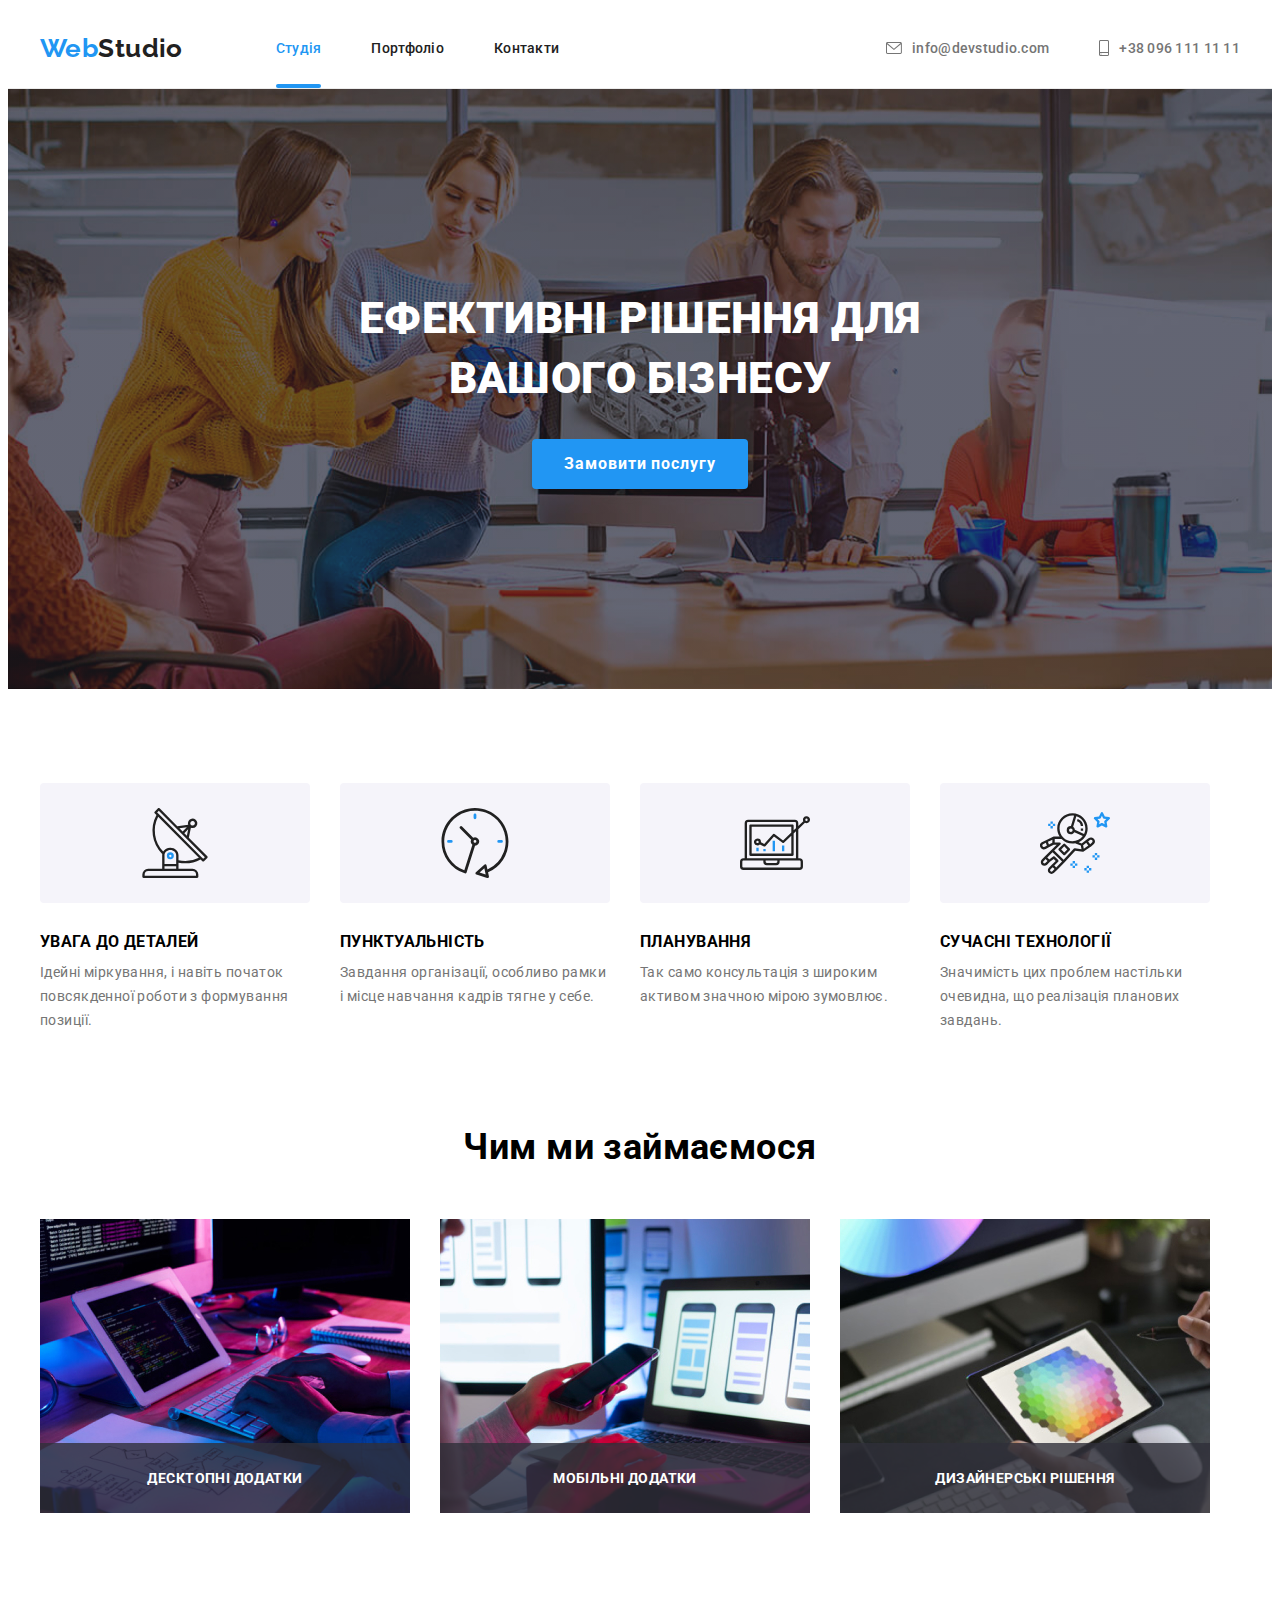
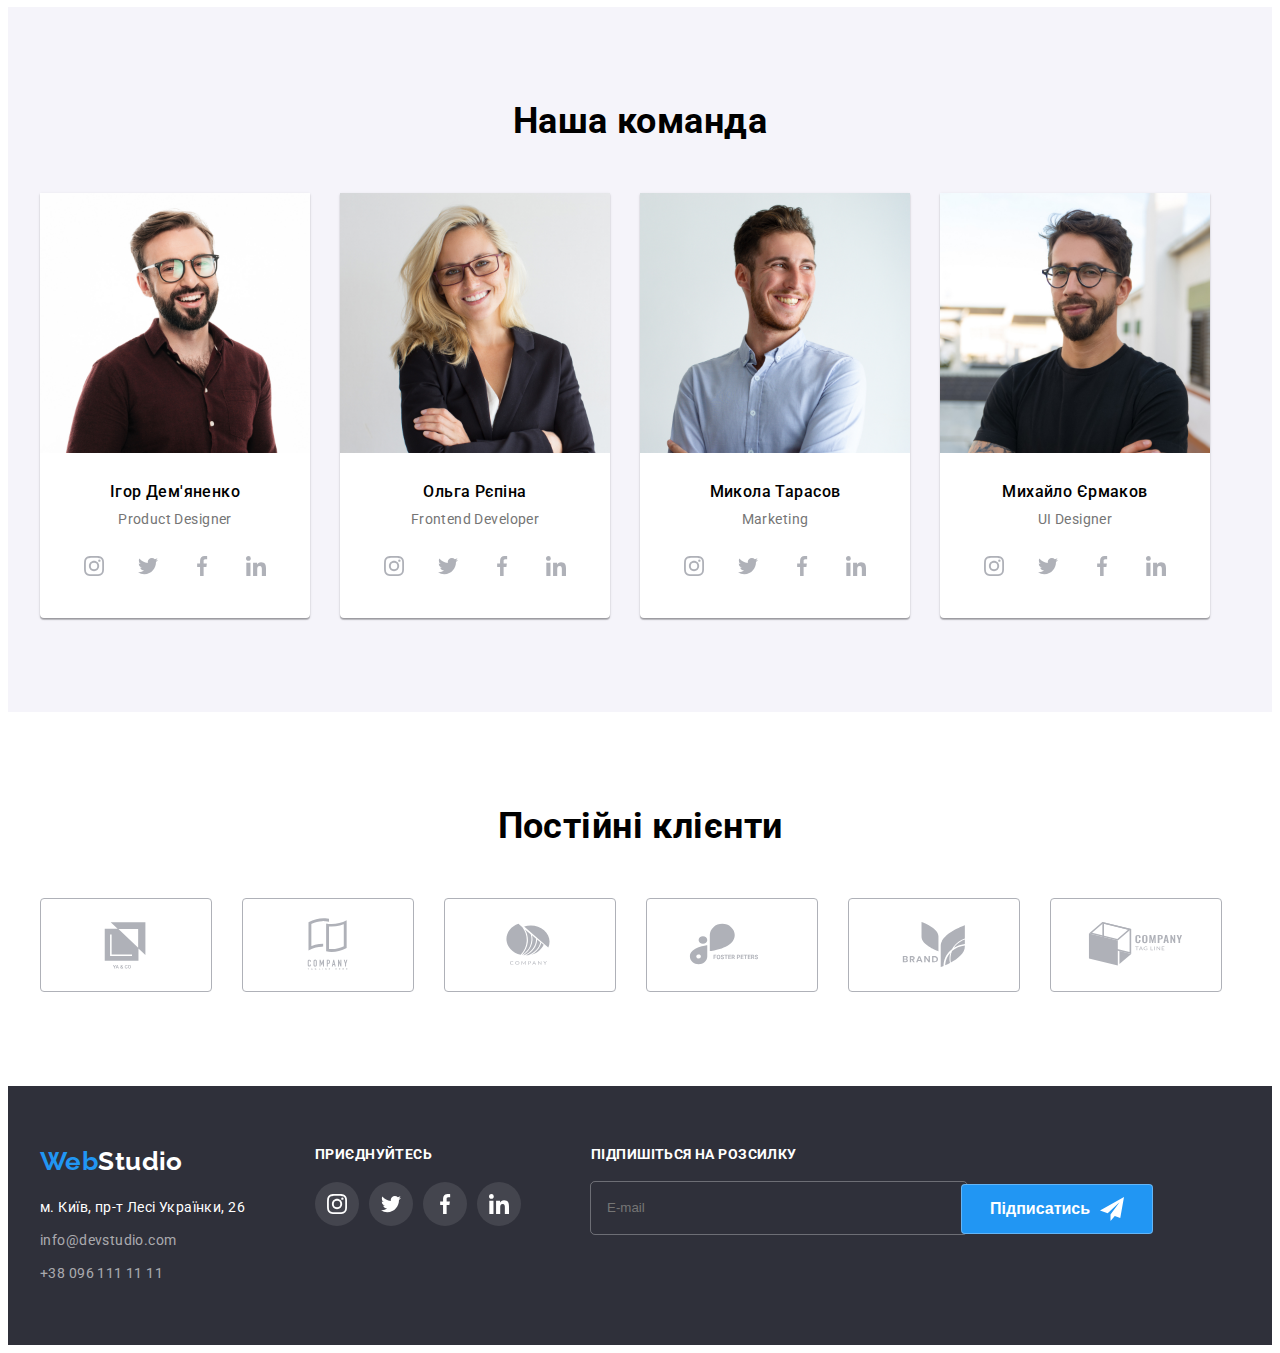
<file: index.html>
<!DOCTYPE html>
<html lang="uk">
  <head>
    <meta charset="UTF-8" />
    <meta http-equiv="X-UA-Compatible" content="IE=edge" />
    <meta name="viewport" content="width=device-width, initial-scale=1.0" />

    <link
      href="https://fonts.googleapis.com/css2?family=Raleway:wght@700&family=Roboto:wght@400;500;700;900&display=swap"
      rel="stylesheet"
    />
    <link
      rel="stylesheet"
      href="https://cdnjs.cloudflare.com/ajax/libs/modern-normalize/1.1.0/modern-normalize.min.css"
      integrity="sha512-wpPYUAdjBVSE4KJnH1VR1HeZfpl1ub8YT/NKx4PuQ5NmX2tKuGu6U/JRp5y+Y8XG2tV+wKQpNHVUX03MfMFn9Q=="
      crossorigin="anonymous"
      referrerpolicy="no-referrer"
    />
    <link rel="stylesheet" href="./css/styles.css" />

    <title>Document</title>
  </head>

  <body>
    <header>
      <div class="conteiner mein">
        <a class="logo" href="#"><span class="logo-first-word"> Web</span>Studio</a>
        <nav>
          <ul class="header-navigation">
            <li><a href="index.html" class="nav-link-studia current">Студія</a></li>
            <li><a href="portfolio.html" class="nav-link-portfolio">Портфоліо</a></li>
            <li><a href="#" class="nav-link-contacts">Контакти</a></li>
          </ul>
        </nav>
        <ul class="communication-links">
          <li class="communication-links-list">
            <a class="link-icon" href="mailto:info@devstudio.com">
              <svg class="communication-links-icon" width="16" height="18">
                <use href="images/icons.svg#envelope"></use>
              </svg>
              info@devstudio.com</a
            >
          </li>
          <li class="communication-links-list">
            <a class="link-icon" href="tel:+380961111111">
              <svg class="communication-links-icon" width="10" height="18">
                <use href="images/icons.svg#smartphone"></use>
              </svg>
              +38 096 111 11 11
            </a>
          </li>
        </ul>
      </div>
    </header>
    <main>
      <section class="tittle">
        <div class="conteiner">
          <div data-modal class="modal-background is-hidden">
            <div class="modal">
              <button class="close-modal" data-modal-close>
                <svg class="modal-close-button" width="11" height="11">
                  <use href="./images/icons.svg#close"></use>
                </svg>
              </button>

              <form class="call-form" name="order-form">
                <h2>Залиште свої дані, ми вам передзвонимо</h2>

                <div class="call-form-list">
                  <label class="call-form-label" for="name">Ім'я</label>
                  <input
                    class="call-form-input"
                    type="text"
                    name="username"
                    id="name"
                    autocomplete="off"
                  />
                  <svg class="call-form-input-svg" width="18" height="18">
                    <use class="call-form-input-use" href="./images/icons.svg#person"></use>
                  </svg>
                </div>

                <div class="call-form-list">
                  <label class="call-form-label" for="tel">Телефон</label>
                  <input class="call-form-input" type="tel" name="tel" id="tel"  autocomplete="off"/>
                  <svg class="call-form-input-svg" width="18" height="18">
                    <use class="call-form-input-use tel" href="./images/icons.svg#tel"></use>
                  </svg>
                </div>
                <div class="call-form-list">
                  <label class="call-form-label" for="email">Пошта</label>
                  <input class="call-form-input" type="email" name="email" id="email" />
                  <svg class="call-form-input-svg" width="18" height="18">
                    <use class="call-form-input-use" href="./images/icons.svg#email"></use>
                  </svg>
                </div>

                <label class="call-form-label" for="feedback">Коментар</label>
                <textarea
                  class="call-form-textarea"
                  name="feedback"
                  id="feedback"
                  rows="10"
                  placeholder="Введіть текст"
                ></textarea>

                <label class="call-form-checkbox-label" for="agree">
                  <input class="call-form-checkbox-label-input" type="checkbox"  name="agree" id="agree" required>
                  <span class="custom-checkbox"></span>
                  <span class="call-form-checkbox-label-text"> Погоджуюся з розсилкою та приймаю <a href="">Умови договору</a></span>
                </label>

                <label for="submit"></label>
                <button class="call-form-submit-button" type="submit" id="submit">Відправити</button>
              </form>
            </div>
          </div>
          <h1>
            Ефективні рішення для <br />
            вашого бізнесу
          </h1>
          <button data-modal-open class="tittle-hero-button" type="button">Замовити послугу</button>
        </div>
      </section>
      <section>
        <div class="conteiner">
          <ul class="studio-section-advantage">
            <li>
              <div class="studio-section-advantage-background-icon">
                <svg class="studio-section-advantage-icon" width="70" height="70">
                  <use href="images/icons.svg#antena"></use>
                </svg>
              </div>
              <h3>УВАГА ДО ДЕТАЛЕЙ</h3>

              <p>Ідейні міркування, і навіть початок повсякденної роботи з формування позиції.</p>
            </li>

            <li>
              <div class="studio-section-advantage-background-icon">
                <svg class="studio-section-advantage-icon" width="70" height="70">
                  <use href="images/icons.svg#clock"></use>
                </svg>
              </div>
              <h3>ПУНКТУАЛЬНІСТЬ</h3>

              <p>Завдання організації, особливо рамки і місце навчання кадрів тягне у себе.</p>
            </li>

            <li>
              <div class="studio-section-advantage-background-icon">
                <svg class="studio-section-advantage-icon" width="70" height="70">
                  <use href="images/icons.svg#diagram"></use>
                </svg>
              </div>
              <h3>ПЛАНУВАННЯ</h3>
              <p>Так само консультація з широким активом значною мірою зумовлює.</p>
            </li>

            <li>
              <div class="studio-section-advantage-background-icon">
                <svg class="studio-section-advantage-icon" width="70" height="70">
                  <use href="images/icons.svg#astronaut"></use>
                </svg>
              </div>
              <h3>СУЧАСНІ ТЕХНОЛОГІЇ</h3>
              <p>Значимість цих проблем настільки очевидна, що реалізація планових завдань.</p>
            </li>
          </ul>
        </div>
      </section>
      <section class="studio-section-our-activity">
        <div class="conteiner">
          <h2>Чим ми займаємося</h2>
          <ul class="our-activity-photo">
            <li class="our-activity-photo-list">
              <img src="images/img.jpg" alt="analysis" width="370" height="294" />
              <div class="our-activity-photo-list-overlay">
                <p>Десктопні додатки</p>
              </div>
            </li>
            <li class="our-activity-photo-list">
              <img src="images/img2.jpg" alt="design" width="370" height="294" />
              <div class="our-activity-photo-list-overlay">
                <p>Мобільні додатки</p>
              </div>
            </li>
            <li class="our-activity-photo-list">
              <img src="images/img3.jpg" alt="development" width="370" height="294" />
              <div class="our-activity-photo-list-overlay">
                <p>Дизайнерські рішення</p>
              </div>
            </li>
          </ul>
        </div>
      </section>
      <section class="studio-section-our-team">
        <div class="conteiner">
          <h2>Наша команда</h2>
          <ul class="studio-list-our-team">
            <li class="studio-list-our-team-item">
              <img
                src="images/img1_team_igor_demyanenko.jpg"
                alt="Product_Designer"
                width="270"
                height="260"
              />
              <h3>Ігор Дем'яненко</h3>
              <p>Product Designer</p>
              <ul class="list-social-link">
                <li>
                  <a
                    class="social-link"
                    href="https://instagram.com"
                    target="_blank"
                    rel="noopener noreferrer"
                    aria-label="Instagram"
                  >
                    <svg class="icon" width="20" height="20">
                      <use href="images/icons.svg#instagram"></use>
                    </svg>
                  </a>
                </li>
                <li>
                  <a
                    class="social-link"
                    href="https://twitter.com"
                    aria-label="Twitter"
                    target="_blank"
                    rel="noopener noreferrer"
                  >
                    <svg class="icon" width="20" height="20">
                      <use href="images/icons.svg#twitter"></use>
                    </svg>
                  </a>
                </li>
                <li>
                  <a
                    class="social-link"
                    href="https://facebook.com"
                    aria-label="Facebook"
                    target="_blank"
                    rel="noopener noreferrer"
                  >
                    <svg class="icon" width="20" height="20">
                      <use href="images/icons.svg#facebook"></use>
                    </svg>
                  </a>
                </li>
                <li>
                  <a
                    class="social-link"
                    href="https://linkedin.com"
                    aria-label="LinkedIn"
                    target="_blank"
                    rel="noopener noreferrer"
                  >
                    <svg class="icon" width="20" height="20">
                      <use href="images/icons.svg#linkedin"></use>
                    </svg>
                  </a>
                </li>
              </ul>
            </li>

            <li class="studio-list-our-team-item">
              <img
                src="images/img2_team_olga_repina.jpg"
                alt="Frontend_Developer"
                width="270"
                height="260"
              />
              <h3>Ольга Рєпіна</h3>
              <p>Frontend Developer</p>
              <ul class="list-social-link">
                <li>
                  <a
                    class="social-link"
                    href="https://instagram.com"
                    target="_blank"
                    rel="noopener noreferrer"
                    aria-label="Instagram"
                  >
                    <svg class="icon" width="20" height="20">
                      <use href="images/icons.svg#instagram"></use>
                    </svg>
                  </a>
                </li>
                <li>
                  <a
                    class="social-link"
                    href="https://twitter.com"
                    aria-label="Twitter"
                    target="_blank"
                    rel="noopener noreferrer"
                  >
                    <svg class="icon" width="20" height="20">
                      <use href="images/icons.svg#twitter"></use>
                    </svg>
                  </a>
                </li>
                <li>
                  <a
                    class="social-link"
                    href="https://facebook.com"
                    aria-label="Facebook"
                    target="_blank"
                    rel="noopener noreferrer"
                  >
                    <svg class="icon" width="20" height="20">
                      <use href="images/icons.svg#facebook"></use>
                    </svg>
                  </a>
                </li>
                <li>
                  <a
                    class="social-link"
                    href="https://linkedin.com"
                    aria-label="LinkedIn"
                    target="_blank"
                    rel="noopener noreferrer"
                  >
                    <svg class="icon" width="20" height="20">
                      <use href="images/icons.svg#linkedin"></use>
                    </svg>
                  </a>
                </li>
              </ul>
            </li>

            <li class="studio-list-our-team-item">
              <img
                src="images/img3_team_mikola_tarasov.jpg"
                alt="Marketing"
                width="270"
                height="260"
              />
              <h3>Микола Тарасов</h3>
              <p>Marketing</p>
              <ul class="list-social-link">
                <li>
                  <a
                    class="social-link"
                    href="https://instagram.com"
                    target="_blank"
                    rel="noopener noreferrer"
                    aria-label="Instagram"
                  >
                    <svg class="icon" width="20" height="20">
                      <use href="images/icons.svg#instagram"></use>
                    </svg>
                  </a>
                </li>
                <li>
                  <a
                    class="social-link"
                    href="https://twitter.com"
                    aria-label="Twitter"
                    target="_blank"
                    rel="noopener noreferrer"
                  >
                    <svg class="icon" width="20" height="20">
                      <use href="images/icons.svg#twitter"></use>
                    </svg>
                  </a>
                </li>
                <li>
                  <a
                    class="social-link"
                    href="https://facebook.com"
                    aria-label="Facebook"
                    target="_blank"
                    rel="noopener noreferrer"
                  >
                    <svg class="icon" width="20" height="20">
                      <use href="images/icons.svg#facebook"></use>
                    </svg>
                  </a>
                </li>
                <li>
                  <a
                    class="social-link"
                    href="https://linkedin.com"
                    aria-label="LinkedIn"
                    target="_blank"
                    rel="noopener noreferrer"
                  >
                    <svg class="icon" width="20" height="20">
                      <use href="images/icons.svg#linkedin"></use>
                    </svg>
                  </a>
                </li>
              </ul>
            </li>

            <li class="studio-list-our-team-item">
              <img
                src="images/img4_team_mikhailo_yermakov.jpg"
                alt="UI_Designer"
                width="270"
                height="260"
              />

              <h3>Михайло Єрмаков</h3>
              <p>UI Designer</p>
              <ul class="list-social-link">
                <li>
                  <a
                    class="social-link"
                    href="https://instagram.com"
                    target="_blank"
                    rel="noopener noreferrer"
                    aria-label="Instagram"
                  >
                    <svg class="icon" width="20" height="20">
                      <use href="images/icons.svg#instagram"></use>
                    </svg>
                  </a>
                </li>
                <li>
                  <a
                    class="social-link"
                    href="https://twitter.com"
                    aria-label="Twitter"
                    target="_blank"
                    rel="noopener noreferrer"
                  >
                    <svg class="icon" width="20" height="20">
                      <use href="images/icons.svg#twitter"></use>
                    </svg>
                  </a>
                </li>
                <li>
                  <a
                    class="social-link"
                    href="https://facebook.com"
                    aria-label="Facebook"
                    target="_blank"
                    rel="noopener noreferrer"
                  >
                    <svg class="icon" width="20" height="20">
                      <use href="images/icons.svg#facebook"></use>
                    </svg>
                  </a>
                </li>
                <li>
                  <a
                    class="social-link"
                    href="https://linkedin.com"
                    aria-label="LinkedIn"
                    target="_blank"
                    rel="noopener noreferrer"
                  >
                    <svg class="icon" width="20" height="20">
                      <use href="images/icons.svg#linkedin"></use>
                    </svg>
                  </a>
                </li>
              </ul>
            </li>
          </ul>
        </div>
      </section>
      <section class="regular-customers">
        <div class="conteiner">
          <h2>Постійні клієнти</h2>
          <ul class="section-regular-customers">
            <li>
              <a class="section-regular-customers-list" href="#">
                <svg class="section-regular-customers-item" width="106" height="60">
                  <use href="images/icons.svg#logo"></use>
                </svg>
              </a>
            </li>
            <li>
              <a class="section-regular-customers-list" href="#">
                <svg class="section-regular-customers-item" width="106" height="60">
                  <use href="images/icons.svg#logo2"></use>
                </svg>
              </a>
            </li>
            <li>
              <a class="section-regular-customers-list" href="#">
                <svg class="section-regular-customers-item" width="106" height="60">
                  <use href="images/icons.svg#logo3"></use>
                </svg>
              </a>
            </li>
            <li>
              <a class="section-regular-customers-list" href="#">
                <svg class="section-regular-customers-item" width="106" height="60">
                  <use href="images/icons.svg#logo4"></use>
                </svg>
              </a>
            </li>
            <li>
              <a class="section-regular-customers-list" href="#">
                <svg class="section-regular-customers-item" width="106" height="60">
                  <use href="images/icons.svg#logo5"></use>
                </svg>
              </a>
            </li>
            <li>
              <a class="section-regular-customers-list" href="#">
                <svg class="section-regular-customers-item" width="106" height="60">
                  <use href="images/icons.svg#logo6"></use>
                </svg>
              </a>
            </li>
          </ul>
        </div>
      </section>
    </main>
    <footer>
      <div class="conteiner footer">
        <div class="footer-first-block-logo-address">
          <a class="logo" href="#"
            ><span class="logo-first-word">Web</span
            ><span class="logo-footer-second-word">Studio</span></a
          >
          <address>
            <p>м. Київ, пр-т Лесі Українки, 26</p>
            <ul class="footer-communication-links">
              <li>
                <a href="mailto:info@devstudio.com">info@devstudio.com</a>
              </li>
              <li>
                <a href="tel:+380961111111"> +38 096 111 11 11 </a>
              </li>
            </ul>
          </address>
        </div>
        <div class="footer-second-block-link-social">
          <h3>ПРИЄДНУЙТЕСЬ</h3>
          <ul class="footer-second-block-link-social-list">
            <li>
              <a
                class="footer-second-block-link-social-list-item"
                href="https://instagram.com"
                aria-label="intagram"
                target="_blank"
                rel="noopener noreferrer"
              >
                <svg class="item-icon" width="20" height="20">
                  <use href="images/icons.svg#instagram"></use>
                </svg>
              </a>
            </li>
            <li>
              <a
                class="footer-second-block-link-social-list-item twitter"
                href="https://twitter.com"
                aria-label="Twitter"
                target="_blank"
                rel="noopener noreferrer"
              >
                <svg class="item-icon" width="20" height="20">
                  <use href="images/icons.svg#twitter"></use>
                </svg>
              </a>
            </li>
            <li>
              <a
                class="footer-second-block-link-social-list-item"
                href="https://facebook.com"
                aria-label="Facebook"
                target="_blank"
                rel="noopener noreferrer"
              >
                <svg class="item-icon" width="20" height="20">
                  <use href="images/icons.svg#facebook"></use>
                </svg>
              </a>
            </li>
            <li>
              <a
                class="footer-second-block-link-social-list-item"
                href="https://linkedin.com"
                aria-label="LinkedIn"
                target="_blank"
                rel="noopener noreferrer"
              >
                <svg class="item-icon" width="20" height="20">
                  <use href="images/icons.svg#linkedin"></use>
                </svg>
              </a>
            </li>
          </ul>
        </div>

        <form class="footer-form" autocomplete="off">
          <div class="footer-form-group">
            <label class="footer-form-label" for="email">Підпишіться на розсилку</label>
            <input class="footer-input" type="email" name="email" id="email" placeholder="E-mail" />
          </div>
          <div class="footer-form-group-button">
            <label class="footer-form-label-group" for="submit"></label>
            <button class="footer-form-label-group-button" id="submit" type="submit">
              Підписатись
              <svg class="footer-form-group-button-icon" width="24" height="24">
                <use href="./images/icons.svg#send"></use>
              </svg>
            </button>
          </div>
        </form>
      </div>
    </footer>
    <script src="./js/modal.js"></script>
  </body>
</html>
</file>
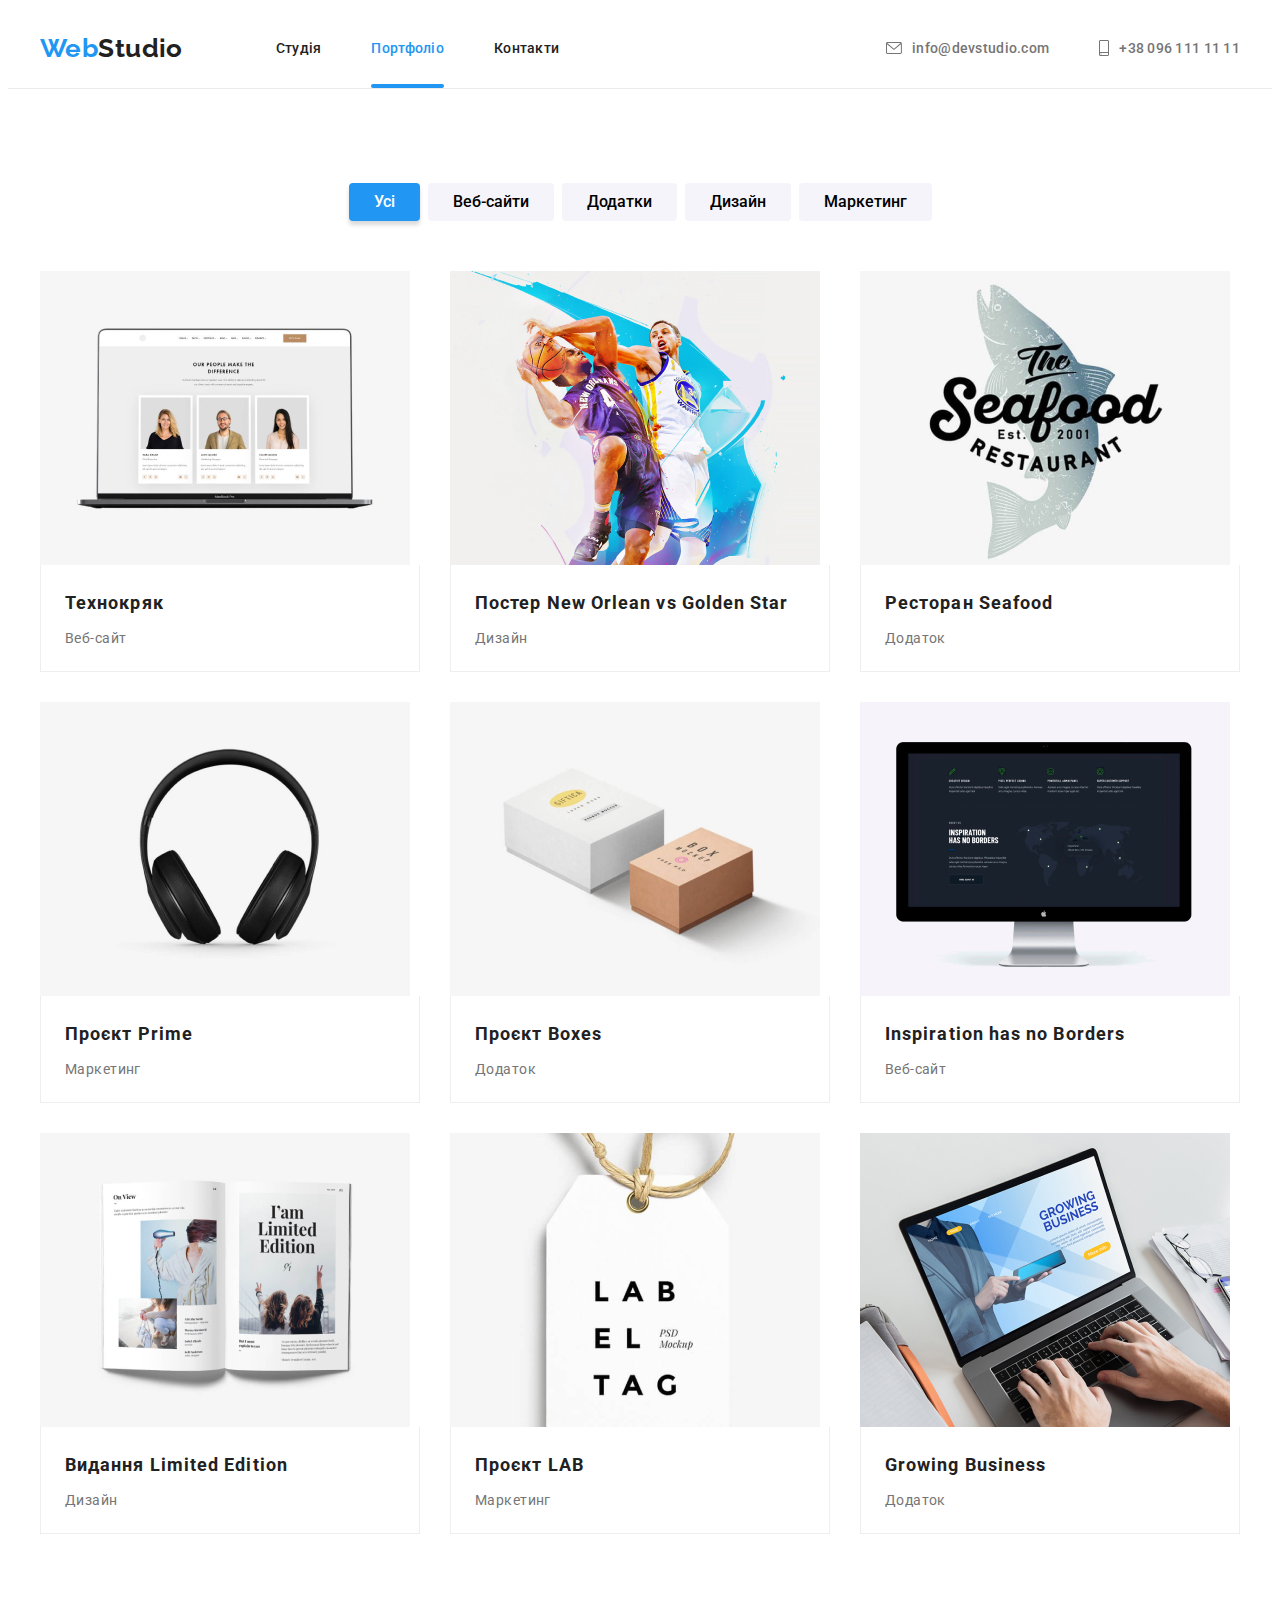
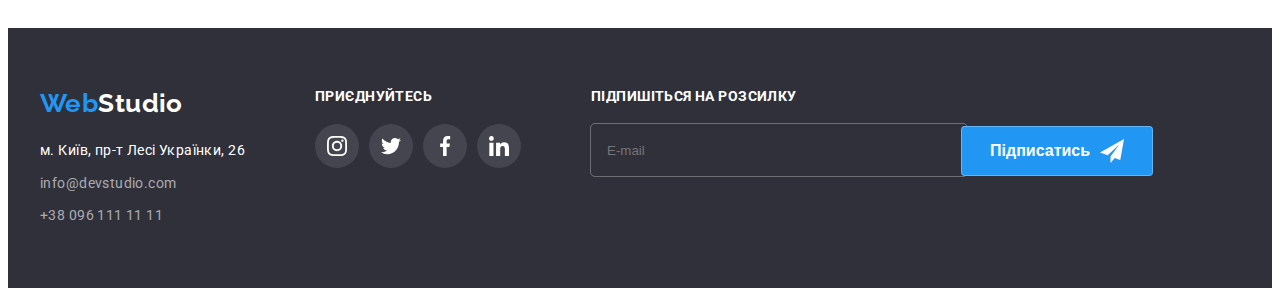
<file: portfolio.html>
<!DOCTYPE html>
<html lang="uk">
  <head>
    <meta charset="UTF-8" />
    <meta http-equiv="X-UA-Compatible" content="IE=edge" />
    <meta name="viewport" content="width=device-width, initial-scale=1.0" />

    <title>Document</title>
    <link
      href="https://fonts.googleapis.com/css2?family=Raleway:wght@700&family=Roboto:wght@400;500;700;900&display=swap"
      rel="stylesheet"
    />
    <link
      rel="stylesheet"
      href="https://cdnjs.cloudflare.com/ajax/libs/modern-normalize/1.1.0/modern-normalize.min.css"
      integrity="sha512-wpPYUAdjBVSE4KJnH1VR1HeZfpl1ub8YT/NKx4PuQ5NmX2tKuGu6U/JRp5y+Y8XG2tV+wKQpNHVUX03MfMFn9Q=="
      crossorigin="anonymous"
      referrerpolicy="no-referrer"
    />
    <link rel="stylesheet" href="./css/styles.css" />
  </head>
  <body>
    <header>
      <div class="conteiner mein">
        <a class="logo" href="#"><span class="logo-first-word"> Web</span>Studio</a>
        <nav>
          <ul class="header-navigation">
            <li><a href="index.html" class="nav-link-studia">Студія</a></li>
            <li><a href="portfolio.html" class="nav-link-portfolio current">Портфоліо</a></li>
            <li><a href="#" class="nav-link-contacts">Контакти</a></li>
          </ul>
        </nav>
        <ul class="communication-links">
          <li class="communication-links-list">
            <a class="link-icon" href="mailto:info@devstudio.com">
              <svg class="communication-links-icon" width="16" height="18">
                <use href="images/icons.svg#envelope"></use>
              </svg>
              info@devstudio.com</a
            >
          </li>
          <li class="communication-links-list">
            <a class="link-icon" href="tel:+380961111111">
              <svg class="communication-links-icon" width="10" height="18">
                <use href="images/icons.svg#smartphone"></use>
              </svg>
              +38 096 111 11 11
            </a>
          </li>
        </ul>
      </div>
    </header>

    <main>
      <section class="sect-portfolio">
        <div class="conteiner">
          <h1>Портфоліо</h1>
          <ul class="portfolio-button-filter">
            <li>
              <button class="filter-button-all current" type="button">Усі</button>
            </li>
            <li>
              <button type="button">Веб-сайти</button>
            </li>
            <li>
              <button type="button">Додатки</button>
            </li>
            <li>
              <button type="button">Дизайн</button>
            </li>
            <li>
              <button type="button">Маркетинг</button>
            </li>
          </ul>

          <ul class="list-portfolio">
            <li class="list-portfolio-item">
              <a class="list-portfolio-item-link" href="#">
                <div class="list-portfolio-img-overlay">
                  <img src="images/portfolio-website-.jpg" alt="Ноутбук" width="370" height="294" />
                  <div class="list-portfolio-overlay">
                    <p>
                      Ресурс пропонує комплексні пропозиції з різним рівнем функціоналу та сервісів.
                      Все це дозволить відвідувачу отримати вичерпні відомості про компанію чи
                      приватну особу.
                    </p>
                  </div>
                </div>
                <div class="portfolio-box-text">
                  <h2>Технокряк</h2>
                  <p>Веб-сайт</p>
                </div>
              </a>
            </li>
            <li class="list-portfolio-item">
              <a class="list-portfolio-item-link" href="#">
                <div class="list-portfolio-img-overlay">
                  <img
                    src="images/portfolio-new-orleans-golden-star-poster.jpg"
                    alt="Баскетболісти"
                    width="370"
                    height="294"
                  />

                  <div class="list-portfolio-overlay">
                    <p>
                      Ресурс пропонує комплексні пропозиції з різним рівнем функціоналу та сервісів.
                      Все це дозволить відвідувачу отримати вичерпні відомості про компанію чи
                      приватну особу.
                    </p>
                  </div>
                </div>

                <div class="portfolio-box-text">
                  <h2>Постер New Orlean vs Golden Star</h2>
                  <p>Дизайн</p>
                </div>
              </a>
            </li>
            <li class="list-portfolio-item">
              <a class="list-portfolio-item-link" href="#">
                <div class="list-portfolio-img-overlay">
                  <img
                    src="images/portfolio-seafood-restaurant.jpg"
                    alt="Логотип ресторану"
                    width="370"
                    height="294"
                  />
                  <div class="list-portfolio-overlay">
                    <p>
                      Ресурс пропонує комплексні пропозиції з різним рівнем функціоналу та сервісів.
                      Все це дозволить відвідувачу отримати вичерпні відомості про компанію чи
                      приватну особу.
                    </p>
                  </div>
                </div>
                <div class="portfolio-box-text">
                  <h2>Ресторан Seafood</h2>
                  <p>Додаток</p>
                  <p></p>
                </div>
              </a>
            </li>
            <li class="list-portfolio-item">
              <a class="list-portfolio-item-link" href="#">
                <div class="list-portfolio-img-overlay">
                  <img
                    src="images/portfolio-project-prime.jpg"
                    alt="Навушники"
                    width="370"
                    height="294"
                  />
                  <div class="list-portfolio-overlay">
                    <p>
                      Ресурс пропонує комплексні пропозиції з різним рівнем функціоналу та сервісів.
                      Все це дозволить відвідувачу отримати вичерпні відомості про компанію чи
                      приватну особу.
                    </p>
                  </div>
                </div>
                <div class="portfolio-box-text">
                  <h2>Проєкт Prime</h2>
                  <p>Маркетинг</p>
                </div>
              </a>
            </li>
            <li class="list-portfolio-item">
              <a class="list-portfolio-item-link" href="#">
                <div class="list-portfolio-img-overlay">
                  <img
                    src="images/portfolio-project-boxes.jpg"
                    alt="Коробки"
                    width="370"
                    height="294"
                  />
                  <div class="list-portfolio-overlay">
                    <p>
                      Ресурс пропонує комплексні пропозиції з різним рівнем функціоналу та сервісів.
                      Все це дозволить відвідувачу отримати вичерпні відомості про компанію чи
                      приватну особу.
                    </p>
                  </div>
                </div>
                <div class="portfolio-box-text">
                  <h2>Проєкт Boxes</h2>
                  <p>Додаток</p>
                </div>
              </a>
            </li>
            <li class="list-portfolio-item">
              <a class="list-portfolio-item-link" href="#">
                <div class="list-portfolio-img-overlay">
                  <img
                    src="images/portfolio-inspiration-borders.jpg"
                    alt="Компьютер"
                    width="370"
                    height="294"
                  />
                  <div class="list-portfolio-overlay">
                    <p>
                      Ресурс пропонує комплексні пропозиції з різним рівнем функціоналу та сервісів.
                      Все це дозволить відвідувачу отримати вичерпні відомості про компанію чи
                      приватну особу.
                    </p>
                  </div>
                </div>
                <div class="portfolio-box-text">
                  <h2>Inspiration has no Borders</h2>
                  <p>Веб-сайт</p>
                </div>
              </a>
            </li>
            <li class="list-portfolio-item">
              <a class="list-portfolio-item-link" href="#">
                <div class="list-portfolio-img-overlay">
                  <img
                    src="images/portfolio-limited-edition.jpg"
                    alt="Журнал"
                    width="370"
                    height="294"
                  />
                  <div class="list-portfolio-overlay">
                    <p>
                      Ресурс пропонує комплексні пропозиції з різним рівнем функціоналу та сервісів.
                      Все це дозволить відвідувачу отримати вичерпні відомості про компанію чи
                      приватну особу.
                    </p>
                  </div>
                </div>
                <div class="portfolio-box-text">
                  <h2>Видання Limited Edition</h2>
                  <p>Дизайн</p>
                </div>
              </a>
            </li>
            <li class="list-portfolio-item">
              <a class="list-portfolio-item-link" href="#">
                <div class="list-portfolio-img-overlay">
                  <img
                    src="images/portfolio-lab.jpg"
                    alt="Етикетка проекту"
                    width="370"
                    height="294"
                  />
                  <div class="list-portfolio-overlay">
                    <p>
                      Ресурс пропонує комплексні пропозиції з різним рівнем функціоналу та сервісів.
                      Все це дозволить відвідувачу отримати вичерпні відомості про компанію чи
                      приватну особу.
                    </p>
                  </div>
                </div>
                <div class="portfolio-box-text">
                  <h2>Проєкт LAB</h2>
                  <p>Маркетинг</p>
                </div>
              </a>
            </li>
            <li class="list-portfolio-item">
              <a class="list-portfolio-item-link" href="#">
                <div class="list-portfolio-img-overlay">
                  <img
                    src="images/portfolio-growing-business.jpg"
                    alt="Людина працює за ноутбуком"
                    width="370"
                    height="294"
                  />
                  <div class="list-portfolio-overlay">
                    <p>
                      Ресурс пропонує комплексні пропозиції з різним рівнем функціоналу та сервісів.
                      Все це дозволить відвідувачу отримати вичерпні відомості про компанію чи
                      приватну особу.
                    </p>
                  </div>
                </div>
                <div class="portfolio-box-text">
                  <h2>Growing Business</h2>
                  <p>Додаток</p>
                </div>
              </a>
            </li>
          </ul>
        </div>
      </section>
    </main>

    <footer>
      <div class="conteiner footer">
        <div class="footer-first-block-logo-address">
          <a class="logo" href="#"><span class="logo-first-word">Web</span><span
              class="logo-footer-second-word">Studio</span></a>
          <address>
            <p>м. Київ, пр-т Лесі Українки, 26</p>
            <ul class="footer-communication-links">
              <li>
                <a href="mailto:info@devstudio.com">info@devstudio.com</a>
              </li>
              <li>
                <a href="tel:+380961111111"> +38 096 111 11 11 </a>
              </li>
            </ul>
          </address>
        </div>
        <div class="footer-second-block-link-social">
          <h3>ПРИЄДНУЙТЕСЬ</h3>
          <ul class="footer-second-block-link-social-list">
            <li>
              <a class="footer-second-block-link-social-list-item" href="https://instagram.com" aria-label="intagram"
                target="_blank" rel="noopener noreferrer">
                <svg class="item-icon" width="20" height="20">
                  <use href="images/icons.svg#instagram"></use>
                </svg>
              </a>
            </li>
            <li>
              <a class="footer-second-block-link-social-list-item twitter" href="https://twitter.com" aria-label="Twitter"
                target="_blank" rel="noopener noreferrer">
                <svg class="item-icon" width="20" height="20">
                  <use href="images/icons.svg#twitter"></use>
                </svg>
              </a>
            </li>
            <li>
              <a class="footer-second-block-link-social-list-item" href="https://facebook.com" aria-label="Facebook"
                target="_blank" rel="noopener noreferrer">
                <svg class="item-icon" width="20" height="20">
                  <use href="images/icons.svg#facebook"></use>
                </svg>
              </a>
            </li>
            <li>
              <a class="footer-second-block-link-social-list-item" href="https://linkedin.com" aria-label="LinkedIn"
                target="_blank" rel="noopener noreferrer">
                <svg class="item-icon" width="20" height="20">
                  <use href="images/icons.svg#linkedin"></use>
                </svg>
              </a>
            </li>
          </ul>
        </div>
    
        <form class="footer-form" autocomplete="off">
          <div class="footer-form-group">
            <label class="footer-form-label" for="email">Підпишіться на розсилку</label>
            <input class="footer-input" type="email" name="email" id="email" placeholder="E-mail" />
          </div>
          <div class="footer-form-group-button">
            <label class="footer-form-label-group" for="submit"></label>
            <button class="footer-form-label-group-button" id="submit" type="submit">
              Підписатись
              <svg class="footer-form-group-button-icon" width="24" height="24">
                <use href="./images/icons.svg#send"></use>
              </svg>
            </button>
          </div>
        </form>
      </div>
    </footer>
  </body>
</html>
</file>
<file: css/styles.css>
body {
  font-family: 'Roboto', sans-serif;
  font-size: 14px;
  letter-spacing: 0.03em;
}
li {
  list-style-type: none;
}
a {
  text-decoration: none;
}
img {
  display: block;
  max-width: 100%;
  height: auto;
}
ul {
  margin-top: 0;
  margin-bottom: 0;
  padding-left: 0;
}
h1,
h2,
h3,
h4,
h5,
h6 {
  margin-top: 0;
  margin-bottom: 0;
}
p {
  margin-top: 0;
  margin-bottom: 0;
}

/* ЗМІННІ*/
:root {
  --brand-color: #2196f3;
  --main-text-color: #212121;
  --second-text-color: #757575;
  --footer-background-color: #2f303a;
  --last-text-color: #ffffff;
  --second-background-color: #f5f4fa;
  --footer-text-color: rgba(255, 255, 255, 0.6);
  --fill-main-color: #AFB1B8;
  
}
/*ОБМЕЖУЮЧИЙ КОНТЕЙНЕР*/
.conteiner {
  max-width: 1200px;
  padding-left: 15px;
  padding-right: 15px;
  margin-left: auto;
  margin-right: auto;
}

/*ШАПКА САЙТУ*/
header {
  border-bottom: 1px solid #ececec;
  height: 80px;
}
.mein {
  display: flex;
  align-items: center;
}

nav > ul {
  display: flex;
}
.communication-links {
  display: flex;
  margin-left: auto;
}

.logo {
  color: var(--main-text-color);
  font-weight: 700;
  font-size: 26px;
  line-height: 1.17;
  font-family: 'Raleway', sans-serif;
}
.logo-first-word {
  color: var(--brand-color);
  font-weight: 700;
}
.header-navigation {
  margin-left: 93px;
}

.header-navigation li {
  display: flex;
  margin-right: 50px;
}
.header-navigation li:last-child {
  margin-right: 0px;
}
.header-navigation a {
  display: block;
  padding-top: 32px;
  padding-bottom: 32px;
  color: var(--main-text-color);
  line-height: 1.17;
  letter-spacing: 0.02em;
  font-weight: 500;
  transition: color 250ms;
    transition-timing-function: cubic-bezier(0.4, 0, 0.2, 1);
}

.communication-links-list {
  display: flex;
  align-items: center;
}
.communication-links-icon {
  fill: var(--second-text-color);
  margin-right: 10px;
  transition: fill 250ms;
  transition-timing-function: cubic-bezier(0.4, 0, 0.2, 1);
}

.link-icon:hover .communication-links-icon,
.link-icon:focus .communication-links-icon
 {
  fill: var(--brand-color);
}

.communication-links li:first-child {
  margin-right: 50px;
}

.communication-links a {
  display: flex;
  align-items: center;

  color: var(--second-text-color);
  line-height: 1.17;
  font-weight: 500;
  letter-spacing: 0.02em;
  transition: color 250ms;
  transition-timing-function: cubic-bezier(0.4, 0, 0.2, 1);
}


.header-navigation a:hover,
.header-navigation a:focus,
.communication-links a:hover,
.communication-links a:focus {
  color: var(--brand-color);
}


.nav-link-studia,
.nav-link-portfolio {
  position: relative;
}
.nav-link-studia.current::after,
.nav-link-portfolio.current::after {
    content: "";
    position: absolute;
    bottom: 0;
    left: 0;
    display: block;
    width: 100%;
    height: 4px;
    background-color: var(--brand-color);
    border-radius: 10px;

}

.nav-link-studia.current,
.nav-link-portfolio.current {
  color: var(--brand-color);
  
}
/* СЕКЦІЯ ГЕРОЙ */
.tittle {
  margin-left: auto;
  margin-right: auto;
  max-width: 1600px;
  background-color: var(--footer-background-color);
  text-align: center;
  padding-top: 200px;
  padding-bottom: 200px;
  background-image: linear-gradient(to right, rgba(47, 48, 58, 0.4), rgba(47, 48, 58, 0.4)),
    url(../images/Img-tittle.jpg);
  background-repeat: no-repeat;
  background-position: center;
  background-size: cover;
}
.tittle h1 {
  color: var(--last-text-color);
  font-size: 44px;
  line-height: 1.36;
  font-weight: 900;
  text-transform: uppercase;
  width: 696px;
  margin-left: auto;
  margin-right: auto;
}
.tittle-hero-button {
  padding: 10px 32px 10px 32px;
  margin-top: 30px;

  background-color: var(--brand-color);
  color: white;
  font-size: 16px;
  line-height: 1.87;
  font-weight: 700;
  cursor: pointer;
  font-family: inherit;
  letter-spacing: 0.06em;
  background: #2196f3;
  border-radius: 4px;
  border: none;
  box-shadow: 0px 4px 4px rgba(0, 0, 0, 0.15);

  transition: background-color 250ms;
  transition-timing-function: cubic-bezier(0.4, 0, 0.2, 1);
}
.tittle-hero-button:hover {
  background-color: #188ce8;
}
/* Модальне вікно */
.modal-background {
  position: fixed;
  z-index: 100;
  width: 100%;
  height: 100%;
  top: 0;
  left: 0;

  display: flex;
  justify-content: center;
  align-items: center;

  background-image: linear-gradient(to right, rgba(47, 48, 58, 0.5), rgba(47, 48, 58, 0.5));
  backdrop-filter: blur(2px);

  visibility: visible;
  opacity: 1;
  pointer-events: initial;

  transition-property: visibility, opacity, pointer-events;
  transition-duration: 250ms;
  transition-timing-function: cubic-bezier(0.4, 0, 0.2, 1);

}

.is-hidden {
  visibility: hidden;
  opacity: 0;
  pointer-events: none;

}
.modal {
  position: relative;
  width: 528px;
  height: 581px;
  background-color: white;
  padding: 40px;
  box-shadow: 0px 1px 3px rgba(0, 0, 0, 0.12), 0px 1px 1px rgba(0, 0, 0, 0.14), 0px 2px 1px rgba(0, 0, 0, 0.2);
  border-radius: 4px;
}
.close-modal {
  display: block;
  position: absolute;
  top: 8px;
  right: 8px;
  width: 30px;
  height: 30px;
  padding: 0;
  border: 1px solid rgba(0, 0, 0, 0.1);
  border-radius: 50%;
  cursor: pointer;
  background-color: var(--last-text-color);
 
}
.close-modal:hover .modal-close-button {
  fill: var(--brand-color);
}
.modal-close-button {
  display: block;
  margin: auto;

  transition-property: fill;
  transition-duration: 250ms;
  transition-timing-function: cubic-bezier(0.4, 0, 0.2, 1);
}

.call-form h2 {
  margin-bottom: 12px;
  font-size: 20px;
}

.call-form-input {
  width: 100%;
  margin-bottom: 10px;
  padding-left: 40px;
  height: 40px;
  border: none;
  outline: 1px solid rgba(33, 33, 33, 0.2);
  border-radius: 4px;
  transition-property: outline;
  transition-duration: 250ms;
  transition-timing-function: cubic-bezier(0.4, 0, 0.2, 1);
}

.call-form-input:hover,
.call-form-input:focus {
  outline: 1px solid var(--brand-color);
}
.call-form-textarea:hover,
.call-form-textarea:focus {
  outline: 1px solid var(--brand-color);
}
.call-form button:hover {
background-color: #188ce8;
}

.call-form-textarea {
  width: 100%;
  resize: none;
  height: 120px;
  border: none;
  margin-bottom: 20px;
  padding-top: 12px;
  padding-bottom: 12px;
  padding-left: 16px;
  padding-right: 16px;

  outline: 1px solid rgba(33, 33, 33, 0.2);
  border-radius: 4px;
  font-family: 'Roboto', sans-serif;
  font-size: 12px;
  letter-spacing: 0.01em;


  transition-property: outline;
  transition-duration: 250ms;
  transition-timing-function: cubic-bezier(0.4, 0, 0.2, 1);
}
.call-form-input-svg {
  fill: black;
  transition-property: fill;
  transition-duration: 250ms;
  transition-timing-function: cubic-bezier(0.4, 0, 0.2, 1);
}
.call-form-input:hover + .call-form-input-svg,
.call-form-input:focus + .call-form-input-svg {
  fill: var(--brand-color);
}


.call-form-input-svg:hover {
  fill: var(--brand-color);
}

.call-form-textarea::placeholder {
  font-family: 'Roboto', sans-serif;
  font-size: 12px;
  letter-spacing: 0.01em;
  color: rgba(117, 117, 117, 0.5);
}

.call-form-label {
  display: flex;
  justify-content: flex-start;

  color:var(--second-text-color);
  font-size: 12px;
  letter-spacing: 0.01em;
  margin-bottom: 4px;
}
.call-form-label-checkbox {
  color: var(--second-text-color);
}
.call-form-label-checkbox a {
 color: var(--brand-color);
 border-bottom: 1px solid var(--brand-color);
}


.call-form-checkbox-label-input {
  -webkit-appearance: none;
  -moz-appearance: none;
  appearance: none;
  position: absolute;

}
.call-form-checkbox-label {
  position: relative;
  padding-left: 25px;

}

.custom-checkbox {
  position: absolute;
  left: 0;
  display: inline-block;
  width: 16px;
  height: 15px;
  border: 2px solid var(--main-text-color);
  border-radius: 2px;

}
.call-form-checkbox-label-input:checked + .custom-checkbox {
  background-image: url(../images/custom.svg);
  background-repeat: no-repeat;
 
  background-color: var(--brand-color);
  background-position: center;
  border: none;
}
.call-form-checkbox-label-text {
  color: #757575;
}
.call-form-checkbox-label-text a {
  color: var(--brand-color);
  border-bottom: 1px solid var(--brand-color);
}
.call-form button {
  cursor: pointer;
  background-color: var(--brand-color);
  padding: 10px 52px 10px 52px;
  box-shadow: 0px 4px 4px rgba(0, 0, 0, 0.15);
  border-radius: 4px;
  border: none;

  color: var(--last-text-color);
  font-weight: 700;
  font-size: 16px;
  line-height: 1.87;

  transition-property: background-color;
  transition-duration: 250ms;
  transition-timing-function: cubic-bezier(0.4, 0, 0.2, 1);
}
.call-form-list {
  position: relative;
}
.call-form-submit-button {
  margin-top: 30px;
}
/* Іконки форм */
.call-form-input-svg {
  position: absolute;
  top: 50%;
  left: 15px;
  transform: translateY(-30%);
  display: flex;
  justify-content: center;
  align-items: center;
  width: 18px;
  height: 18px;
}


/* СЕКЦІЯ ОСОБЛИВОСТІ */
.studio-section-advantage {
  display: flex;
  padding-top: 94px;
  padding-bottom: 94px;
}
.studio-section-advantage li {
  width: 270px;
  margin-right: 30px;
}
/* ІКОНКИ */
.studio-section-advantage-background-icon {
  display: flex;
  justify-content: center;
  align-items: center;
  height: 120px;
  background-color: var(--second-background-color);
  border-radius: 4px;
  margin-bottom: 30px;
}


.studio-section-advantage li:last-child {
  margin-right: 0;
}
.studio-section-advantage h3 {
  line-height: 1.14;
  font-weight: 700;
}
.studio-section-advantage p {
  margin-top: 10px;

  line-height: 1.71;
  color: var(--second-text-color);
}


/* СЕКЦІЯ ЧИМ МИ ЗАЙМАЄМОСЯ */
.studio-section-our-activity {
  padding-bottom: 94px;
  text-align: center;
}
.our-activity-photo-list {
  position: relative;
}
.our-activity-photo {
  display: flex;
  gap: 30px;
  margin-top: 50px;
}
.our-activity-photo-list-overlay {
  position: absolute;
  right: 0;
  bottom: 0;
  width: 100%;
  height: 70px;
   
  display: flex;
  justify-content: center;
  align-items: center;

  color: var(--last-text-color);
  background: rgba(47, 48, 58, 0.8);
  font-weight: 700;
  line-height: 16px;
  text-transform: uppercase;
}


/* СЕКЦІЯ НАША КОМАНДА */
.studio-section-our-activity h2 {
  font-size: 36px;
  line-height: 1.16;
  font-weight: 700;
}

.studio-section-our-team {
  background-color: var(--second-background-color);
  padding-top: 94px;
  padding-bottom: 94px;
}
.studio-section-our-team h2 {
  text-align: center;
  font-size: 36px;
  line-height: 1.16;
  font-weight: 700;
  text-align: center;
}
.studio-list-our-team {
  display: flex;
  gap: 30px;
  text-align: center;
  margin-top: 50px;
}
.studio-list-our-team-item {
  background-color: var(--last-text-color);
  border-radius: 0px 0px 4px 4px;
  box-shadow: 0px 1px 3px rgba(0, 0, 0, 0.12), 0px 1px 1px rgba(0, 0, 0, 0.14),
    0px 2px 1px rgba(0, 0, 0, 0.2);
}

.studio-list-our-team h2 {
  font-size: 36px;
  font-weight: 700;
  line-height: 1.16;
  text-align: center;
}
.studio-list-our-team h3 {
  margin-top: 30px;

  font-size: 16px;
  line-height: 1.18;
  font-weight: 500;
}
.studio-list-our-team p {
  margin-top: 10px;
  margin-bottom: 16px;

  line-height: 1.18;
  font-weight: 400;
  color: var(--second-text-color);
}
/* Лінки соц-мереж Наша команда*/
.list-social-link {
  display: flex;
  justify-content: center;
  gap: 10px;
  margin-bottom: 30px;
}


.social-link {
  display: flex;
  align-items: center;
  justify-content: center;
  width: 44px;
  height: 44px;
  border-radius: 50%;

  transition: background-color 250ms;
  transition-timing-function: cubic-bezier(0.4, 0, 0.2, 1);
}
.icon {
  fill: var(--fill-main-color);
  transition: fill, 250ms;
  transition-timing-function: cubic-bezier(0.4, 0, 0.2, 1);
}
.social-link:hover .icon {
  fill: var(--last-text-color);

}
.social-link:hover,
.social-link:focus {
  background-color: var(--brand-color);
}

/* Секція Постійні Клієнти */
.regular-customers {
  padding-top: 94px;
  padding-bottom: 94px;
}
.regular-customers h2 {
 text-align: center;
  font-size: 36px;
  font-weight: 700;
  line-height: 1.16;
}
.section-regular-customers {
  display: flex;
  gap: 30px;
  margin-top: 50px;
}
.section-regular-customers-list {
  width: 170px;
  min-height: 92px;
  border: 1px solid var(--fill-main-color);
  border-radius: 4px;
  display: flex;
  justify-content: center;
  align-items: center;
  transition: border 250ms;
  transition-timing-function: cubic-bezier(0.4, 0, 0.2, 1);
}
.section-regular-customers-item {
  fill: var(--fill-main-color);
  transition: fill 250ms;
  transition-timing-function: cubic-bezier(0.4, 0, 0.2, 1);
}
.section-regular-customers-list:hover .section-regular-customers-item,
.section-regular-customers-list:focus .section-regular-customers-item {
  fill:var(--brand-color);
}
.section-regular-customers-list:hover,
.section-regular-customers-list:focus {
  border: 1px solid var(--brand-color);
}

/*СЕКЦІЯ ФІЛЬТР КНОПОК ТА КОНТЕНТУ*/

.sect-portfolio h1 {
  position: absolute;
  width: 1px;
  height: 1px;
  margin: -1px;
  border: 0;
  padding: 0;

  white-space: nowrap;
  clip-path: inset(100%);
  clip: rect(0 0 0 0);
  overflow: hidden;
}

.filter-button-all.current {
  background-color: var(--brand-color);
  color: var(--last-text-color);
  box-shadow: 0px 4px 4px rgba(0, 0, 0, 0.15);
}
.portfolio-button-filter {
  display: flex;
  justify-content: center;
}
.portfolio-button-filter li {
  margin-right: 8px;
}
.portfolio-button-filter li:last-child {
  margin-right: 0;
}
.portfolio-button-filter button {
  background-color: var(--second-background-color);
  cursor: pointer;
  font-weight: 500;
  font-size: 16px;
  line-height: 1.62;
  font-family: inherit;
  border-style: none;
  border-radius: 4px;
  padding: 6px 25px 6px 25px;
  transition-property: color, background-color, box-shadow;
  transition-duration: 250ms;
  transition-timing-function: cubic-bezier(0.4, 0, 0.2, 1);
}
.portfolio-button-filter button:hover,
.portfolio-button-filter button:focus {
  background-color: var(--brand-color);
  color: var(--last-text-color);
  box-shadow: 0px 3px 1px rgba(0, 0, 0, 0.1), 0px 1px 2px rgba(0, 0, 0, 0.08),
  0px 2px 2px rgba(0, 0, 0, 0.12);
}
.sect-portfolio {
  padding-top: 94px;
  padding-bottom: 94px;
}
.portfolio-box-text {
  padding: 20px 24px 20px 24px;
  border-bottom: 1px solid #eeeeee;
  border-left: 1px solid #eeeeee;
  border-right: 1px solid #eeeeee;
}
.list-portfolio li {
  width: calc((100% - 60px) / 3);
  margin-right: 30px;
  margin-bottom: 30px;
}
/**/
.list-portfolio-img-overlay {
  position: relative;
  overflow: hidden;
}
.list-portfolio-img-overlay p {
  top: 50%;
  bottom: 50%;
}

.list-portfolio-overlay {
  position: absolute;
  width: 100%;
  height: 100%;
  top: 0;

  display: flex;
  justify-content: center;
  align-items: center;
  padding-left: 24px;
  padding-right: 24px;
  background-image: linear-gradient(to right, rgba(33, 150, 243, 0.9), rgba(33, 150, 243, 0.9));
  transform: translatey(100%);
  transition: transform 250ms ease;

}
.list-portfolio-overlay > p {
  color: var(--last-text-color);
  display: block;
  font-weight: 400;
  font-size: 18px;
  line-height: 1.55;
  letter-spacing: 0.03em;

}
.list-portfolio-item-link:hover .list-portfolio-overlay {
  transform: translatey(0);
}
/**/
.list-portfolio a {
  display: block;
  transition: box-shadow 250ms;
  transition-timing-function: cubic-bezier(0.4, 0, 0.2, 1);
}
.list-portfolio a:hover,
.list-portfolio a:focus {
  box-shadow: 0px 1px 1px rgba(0, 0, 0, 0.12), 0px 4px 4px rgba(0, 0, 0, 0.06),
    1px 4px 6px rgba(0, 0, 0, 0.16);
}

.list-portfolio li:nth-child(3n) {
  margin-right: 0;
}
.list-portfolio li:nth-last-child(-n + 3) {
  margin-bottom: 0;
}
.list-portfolio {
  display: flex;
  flex-wrap: wrap;
  margin-top: 50px;
}

.list-portfolio h2 {
  margin-bottom: 4px;
}
.portfolio-box-text p {

  color: var(--second-text-color);
  line-height: 1.87;
}
.list-portfolio h2 {
  color: var(--main-text-color);
  font-size: 18px;
  line-height: 2;
  letter-spacing: 0.06em;
}

/*ПІДВАЛ СТОРІНОК*/

.footer {
  display: flex;
  padding-top: 60px;
  padding-bottom: 60px;
  gap: 70px;
}

footer {
  background-color: var(--footer-background-color);
}


.logo-footer-second-word {
  color: var(--last-text-color);
}

.footer-communication-links a {
  color: var(--footer-text-color);
  line-height: 1.7;
  font-weight: 400;
  font-style: normal;
  transition: color 250ms;
  transition-timing-function: cubic-bezier(0.4, 0, 0.2, 1);
}

address p {
  margin-top: 20px;

  color: var(--last-text-color);
  font-style: normal;

  line-height: 1.7;
}
.footer-communication-links li {
  margin-bottom: 9px;
  margin-top: 9px;
}
.footer-communication-links li:last-child {
  margin-top: 0;
  margin-bottom: 0;
}
.footer-communication-links a:hover,
.footer-communication-links a:focus {
  color: var(--brand-color);
}

/* ІКОНКИ */
.footer-second-block-link-social-list {
  display: flex;
  gap: 10px;
}
.footer-second-block-link-social h3 {
  font-weight: 700;
  font-size: 14px;
  line-height: 16px;
  letter-spacing: 0.03em;
  color: var(--last-text-color);
}
.footer-second-block-link-social-list-item {
  display: flex;
  justify-content: center;
  align-items: center;
  border-radius: 50%;
  background-color: rgba(255, 255, 255, 0.1);
  width: 44px;
  height: 44px;

  transition: background-color 250ms;
  transition-timing-function: cubic-bezier(0.4, 0, 0.2, 1);
}

.footer-second-block-link-social-list-item:hover,
.footer-second-block-link-social-list-item:focus {
  background-color: var(--brand-color);
}
.item-icon {
   fill: var(--last-text-color);
}

.footer-second-block-link-social-list {
  margin-top: 20px;
}


.footer-form {
  display: flex;
  align-items: flex-end;
  margin-bottom: auto;

}
.footer-form-group {
  width: 358px;
}
.footer-input {
  width: 358px;
  height: 50px;
  padding-left: 16px;
  border: none;
  color: var(--last-text-color);
  background-color: var(--footer-background-color);
  border-radius: 4px;
  outline: 1px solid rgba(255, 255, 255, 0.3);
}
.footer-form-label {
  display: block;
  color: var(--last-text-color);
  text-transform: uppercase;
  font-weight: 700;
  margin-bottom: 20px;
}
.footer-form-label-group {
  margin-left: 10px;
}
.footer-form-label-group-button {
  display: flex;
  justify-content: center;
  align-items: center;
  height: 50px;
  padding-left: 28px;
  padding-right: 28px;
  
  cursor: pointer;
  border-radius: 4px;
  border: 1px solid rgba(255, 255, 255, 0.3);
  color: var(--last-text-color);
  background-color: var(--brand-color);
  font-size: 16px;
  line-height: 1.87;
  font-weight: 700;

  transition-property: background-color;
  transition-duration: 250ms;
  transition-timing-function: cubic-bezier(0.4, 0, 0.2, 1);
}
.footer-form-label-group-button:hover {
background-color: #188ce8;
}
.footer-form-group-button {
  margin-left: 12px;
}
.footer-form-group-button-icon {
  margin-left: 10px;
}
</file>
